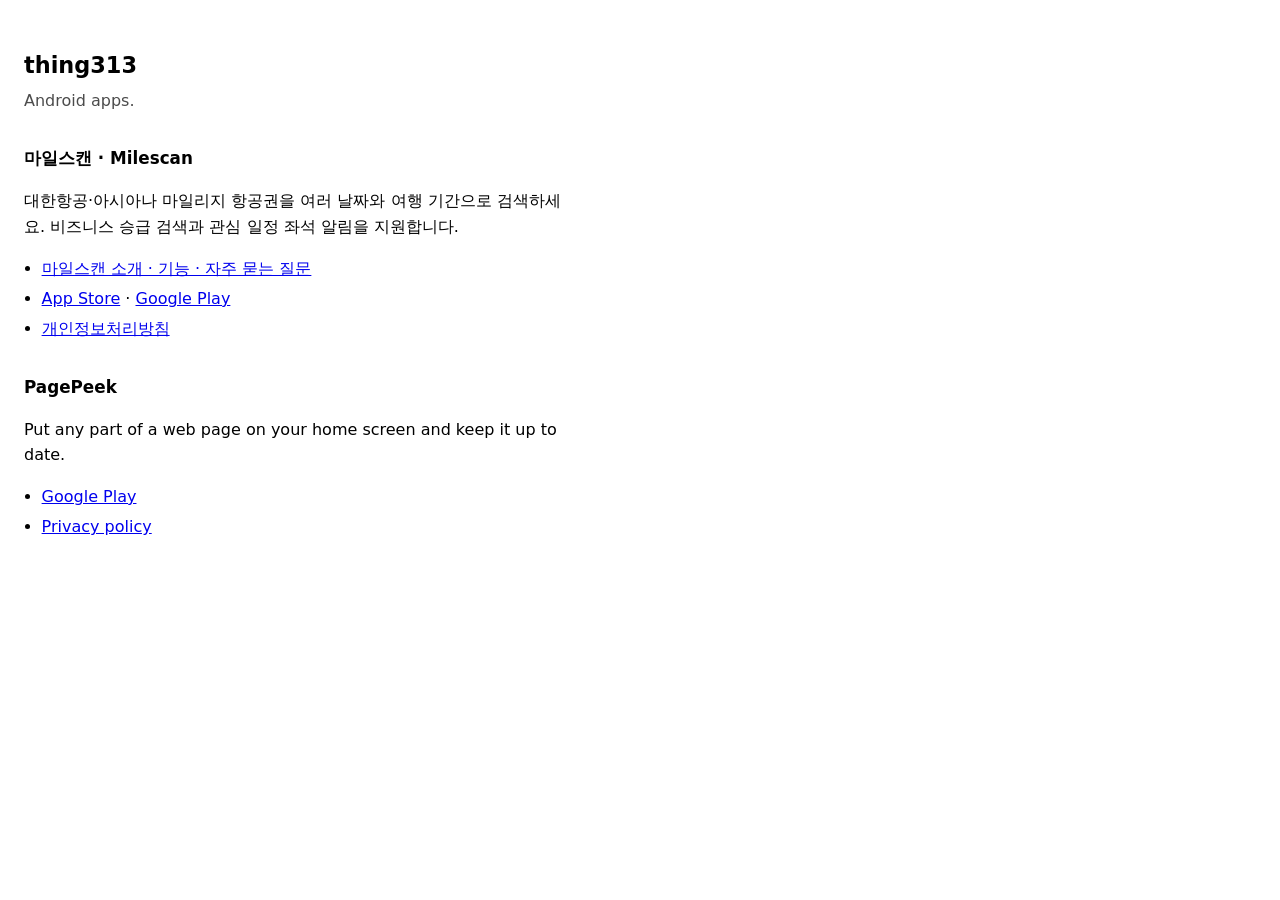
<file: index.html>
<!doctype html>
<html lang="en">
<head>
<meta charset="utf-8">
<meta name="viewport" content="width=device-width, initial-scale=1">
<title>thing313</title>
<style>
  :root { color-scheme: light dark; }
  body {
    margin: 0;
    padding: 3rem 1.5rem;
    font: 16px/1.6 system-ui, -apple-system, "Segoe UI", sans-serif;
    max-width: 34rem;
  }
  h1 { font-size: 1.4rem; margin: 0 0 .25rem; }
  p.sub { margin: 0 0 2rem; opacity: .7; }
  h2 { font-size: 1.05rem; margin: 2rem 0 .5rem; }
  ul { padding-left: 1.1rem; margin: 0; }
  li { margin: .3rem 0; }
</style>
</head>
<body>
  <h1>thing313</h1>
  <p class="sub">Android apps.</p>

  <h2>마일스캔 · Milescan</h2>
  <p lang="ko">대한항공·아시아나 마일리지 항공권을 여러 날짜와 여행 기간으로 검색하세요. 비즈니스 승급 검색과 관심 일정 좌석 알림을 지원합니다.</p>
  <ul>
    <li><a href="https://thing313.github.io/milescan/">마일스캔 소개 · 기능 · 자주 묻는 질문</a></li>
    <li><a href="https://apps.apple.com/kr/app/id6804927584">App Store</a> · <a href="https://play.google.com/store/apps/details?id=com.milekok.app">Google Play</a></li>
    <li><a href="https://thing313.github.io/milescan-privacy/">개인정보처리방침</a></li>
  </ul>

  <h2>PagePeek</h2>
  <p>Put any part of a web page on your home screen and keep it up to date.</p>
  <ul>
    <li><a href="https://play.google.com/store/apps/details?id=com.pagepeek">Google Play</a></li>
    <li><a href="https://thing313.github.io/pagepeek-privacy/">Privacy policy</a></li>
  </ul>

</body>
</html>
</file>
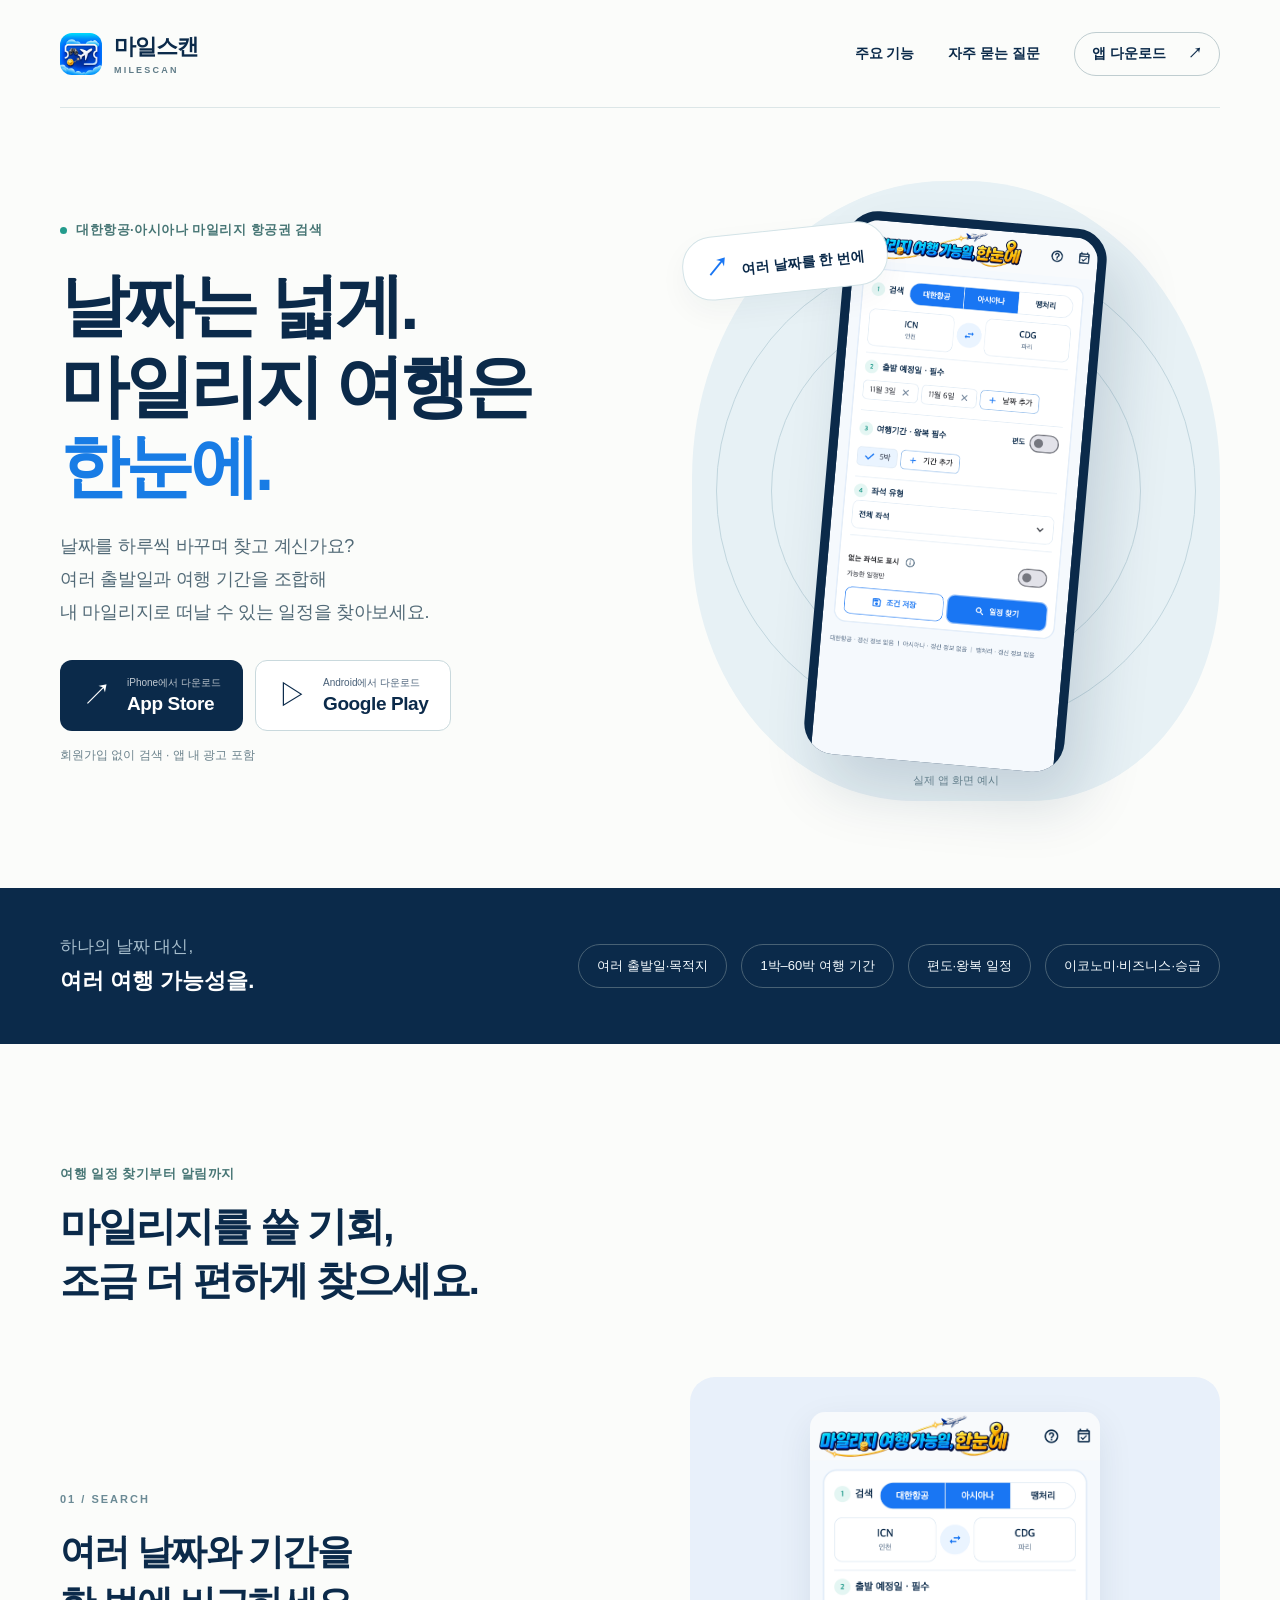
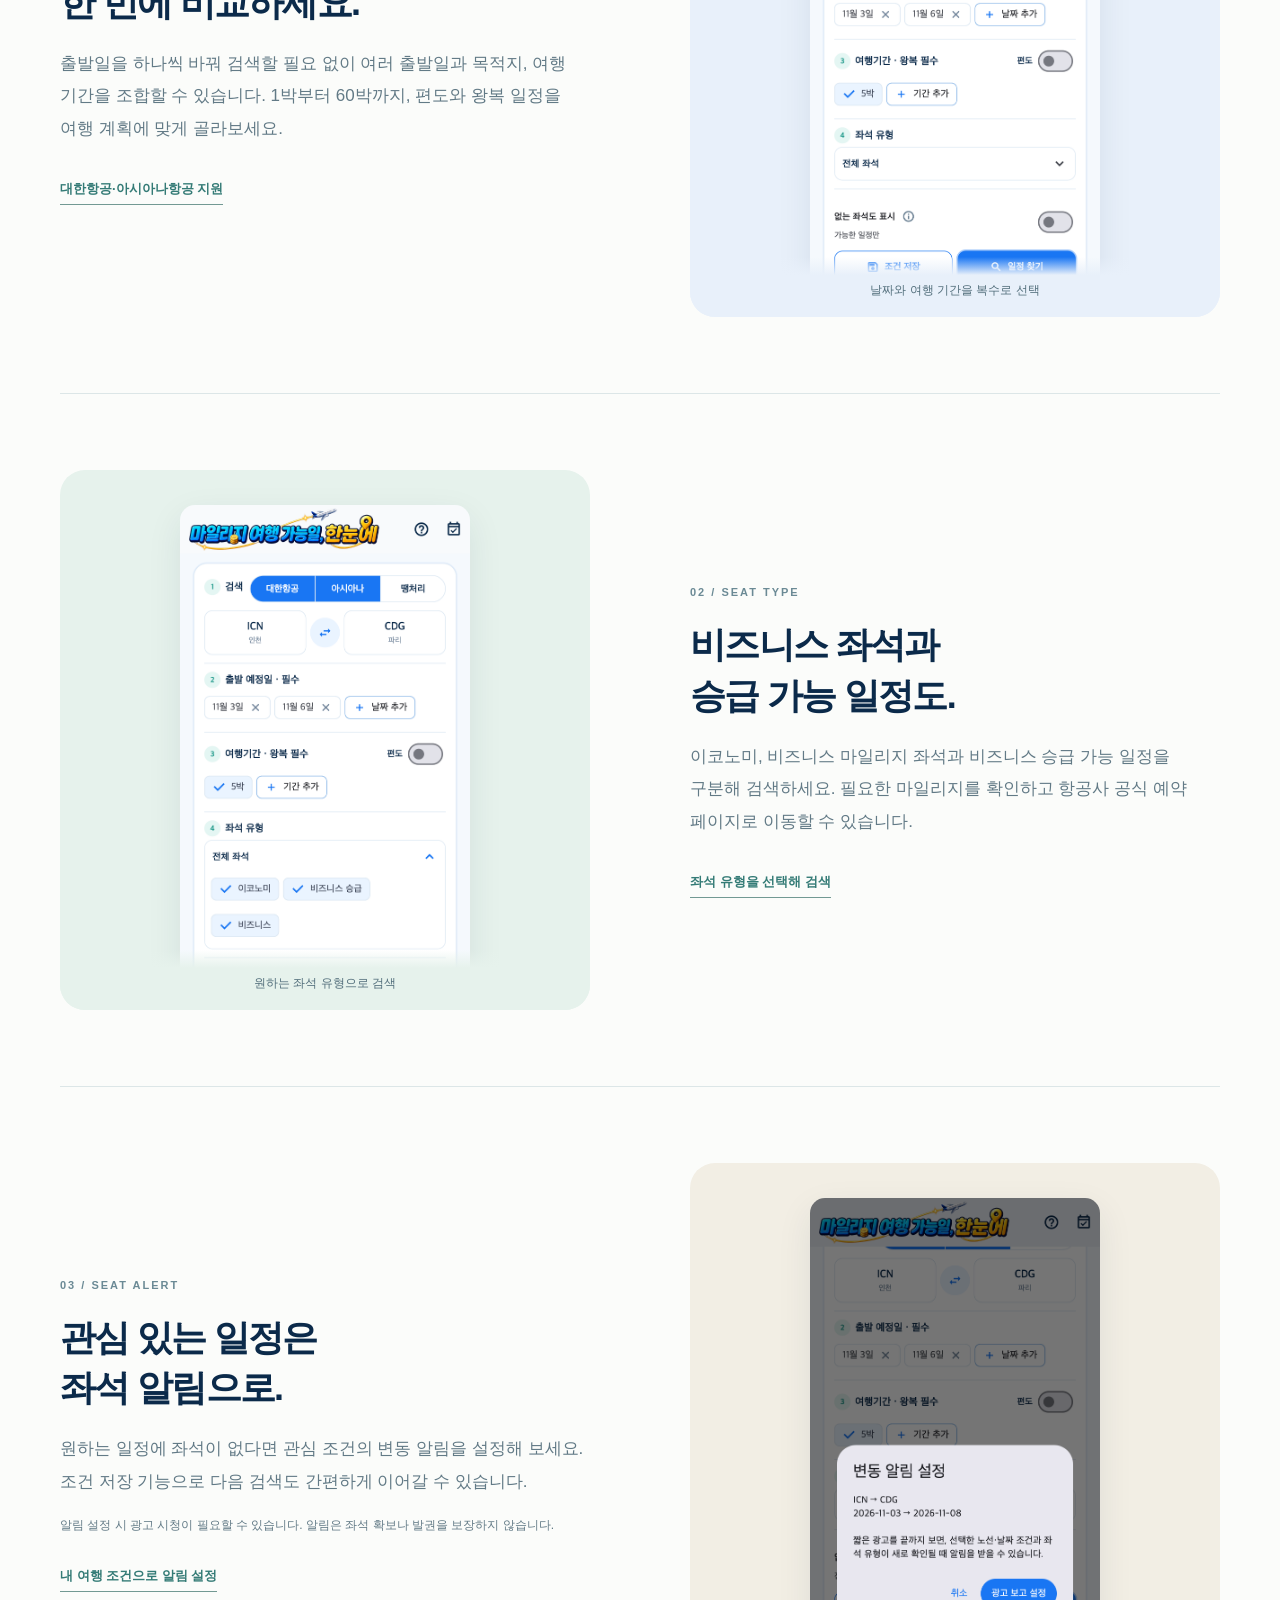
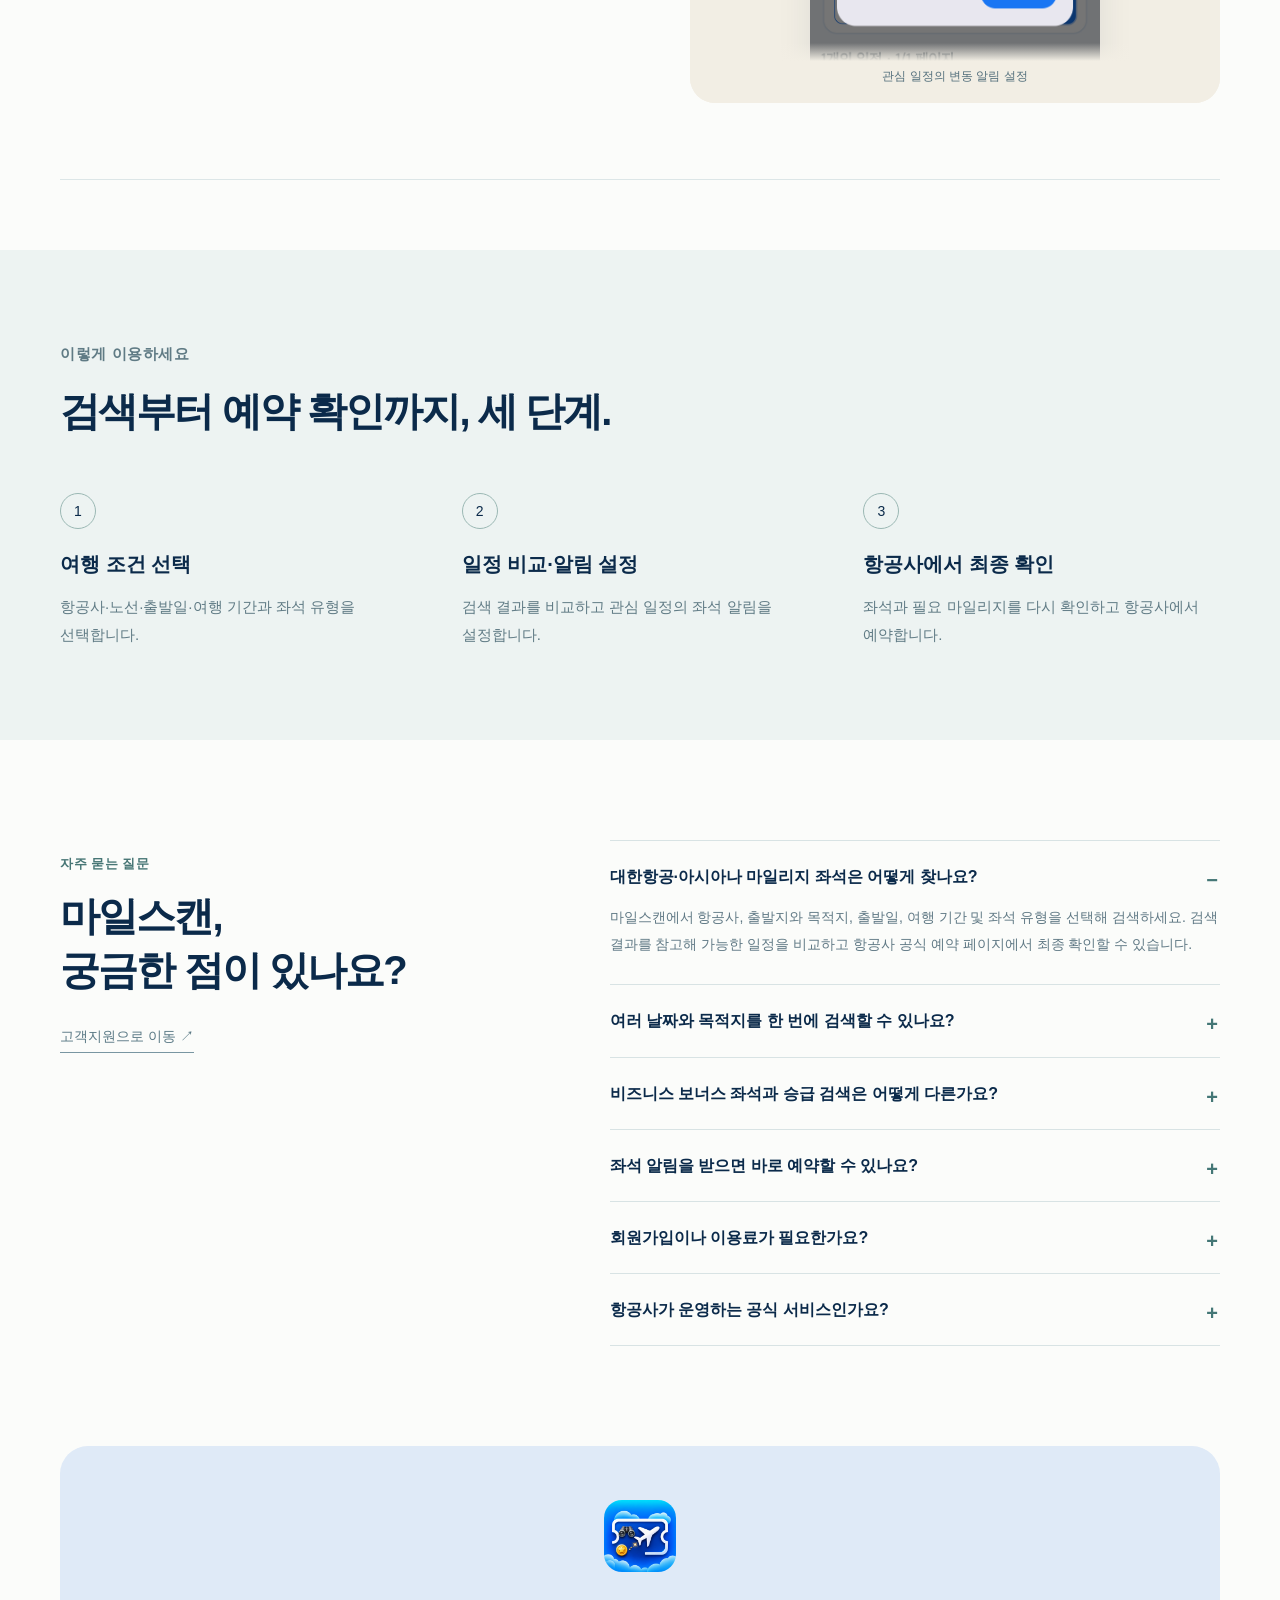
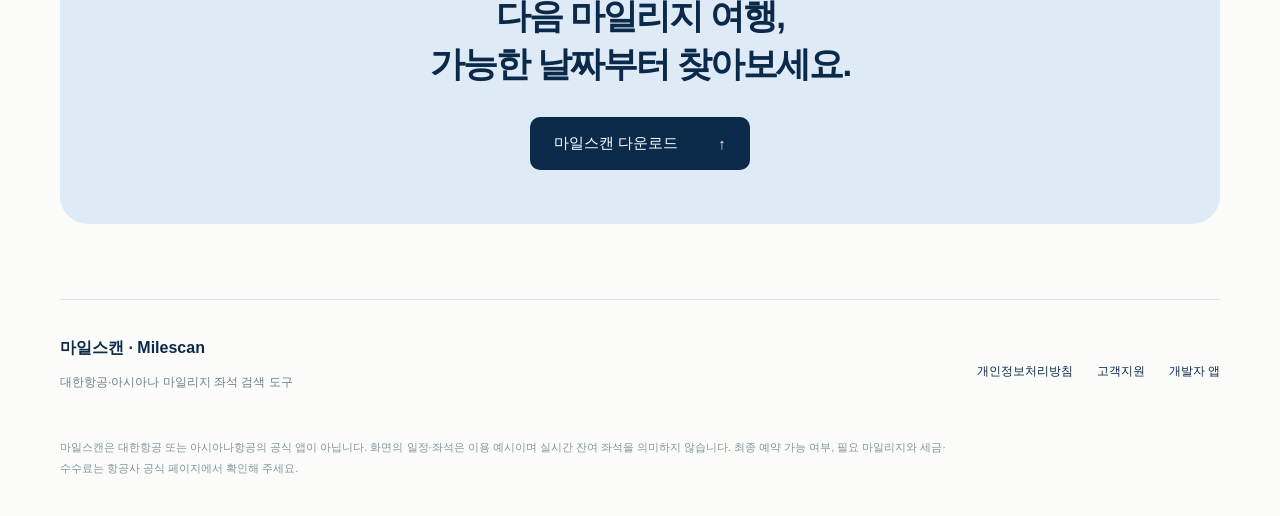
<file: milescan/index.html>
<!doctype html>
<html lang="ko">
<head>
<meta name="google-site-verification" content="n-P1rX6fL3tSgnNrP2trPi1m3uVa7nKw2qUWY2S5CFA" />
  <meta charset="utf-8">
  <meta name="viewport" content="width=device-width,initial-scale=1">
  <title>마일스캔 — 대한항공·아시아나 마일리지 항공권 검색</title>
  <meta name="description" content="대한항공·아시아나 마일리지 좌석을 여러 출발일·목적지·여행 기간으로 한 번에 검색하세요. 비즈니스 좌석·승급 가능 일정 검색과 관심 일정 좌석 알림을 지원합니다.">
  <link rel="canonical" href="https://thing313.github.io/milescan/">
  <link rel="icon" href="assets/icon.png">
  <meta name="theme-color" content="#0b2a4a">
  <meta property="og:type" content="website">
  <meta property="og:locale" content="ko_KR">
  <meta property="og:title" content="마일스캔 — 마일리지 여행 가능일, 한눈에">
  <meta property="og:description" content="대한항공·아시아나 마일리지 좌석, 여러 날짜와 비즈니스 승급까지 한 번에 검색하세요.">
  <meta property="og:url" content="https://thing313.github.io/milescan/">
  <meta property="og:image" content="https://thing313.github.io/milescan/assets/social.jpg">
  <meta name="twitter:card" content="summary_large_image">
  <link rel="stylesheet" href="style.css">
  <script type="application/ld+json">
  {"@context":"https://schema.org","@type":"SoftwareApplication","name":"마일스캔","alternateName":"Milescan","url":"https://thing313.github.io/milescan/","applicationCategory":"TravelApplication","operatingSystem":"Android, iOS","inLanguage":"ko-KR","image":"https://thing313.github.io/milescan/assets/icon.png","description":"대한항공·아시아나 마일리지 항공권의 여러 날짜·목적지·여행 기간 검색, 비즈니스 좌석·승급 가능 일정 검색 및 관심 일정 좌석 알림을 제공하는 독립적인 검색 도구입니다.","isAccessibleForFree":true,"offers":{"@type":"Offer","price":"0","priceCurrency":"KRW"},"downloadUrl":["https://play.google.com/store/apps/details?id=com.milekok.app","https://apps.apple.com/kr/app/id6804927584"],"featureList":["여러 출발일과 목적지 동시 검색","1박부터 60박까지 여행 기간 비교","이코노미·비즈니스·비즈니스 승급 검색","편도·왕복 마일리지 항공권 검색","관심 일정 좌석 알림","회원가입 없이 검색"],"softwareHelp":{"@type":"WebPage","url":"https://thing313.github.io/milescan-privacy/support.html"}}
  </script>
</head>
<body>
  <a class="skip" href="#main">본문으로 바로 가기</a>
  <header class="header wrap">
    <a class="brand" href="./" aria-label="마일스캔 홈"><img src="assets/icon.png" width="42" height="42" alt=""><span>마일스캔<small>MILESCAN</small></span></a>
    <nav aria-label="주 메뉴"><a href="#features">주요 기능</a><a href="#faq">자주 묻는 질문</a><a class="nav-cta" href="#download">앱 다운로드 <span aria-hidden="true">↗</span></a></nav>
  </header>
  <main id="main">
    <section class="hero wrap">
      <div class="hero-copy">
        <p class="eyebrow"><span class="dot"></span> 대한항공·아시아나 마일리지 항공권 검색</p>
        <h1>날짜는 넓게.<br>마일리지 여행은<br><span>한눈에.</span></h1>
        <p class="intro">날짜를 하루씩 바꾸며 찾고 계신가요?<br>여러 출발일과 여행 기간을 조합해<br>내 마일리지로 떠날 수 있는 일정을 찾아보세요.</p>
        <div class="store-links" id="download">
          <a class="store-link" href="https://apps.apple.com/app/apple-store/id6804927584?pt=128938997&amp;ct=milescan_official_web&amp;mt=8"><span class="store-symbol" aria-hidden="true">↗</span><span><small>iPhone에서 다운로드</small><strong>App Store</strong></span></a>
          <a class="store-link play" href="https://play.google.com/store/apps/details?id=com.milekok.app&amp;referrer=utm_source%3Dmilescan_official%26utm_medium%3Dwebsite%26utm_campaign%3Dorganic"><span class="store-symbol" aria-hidden="true">▷</span><span><small>Android에서 다운로드</small><strong>Google Play</strong></span></a>
        </div>
        <p class="download-note">회원가입 없이 검색 · 앱 내 광고 포함</p>
      </div>
      <div class="hero-visual">
        <div class="orbit orbit-one"></div><div class="orbit orbit-two"></div>
        <div class="flight-tag"><span aria-hidden="true">↗</span> 여러 날짜를 한 번에</div>
        <div class="phone"><img src="assets/01-multiple-dates.png" width="1290" height="3000" alt="마일스캔에서 두 출발일과 여행 기간을 선택한 실제 검색 화면" fetchpriority="high"></div>
        <span class="visual-caption">실제 앱 화면 예시</span>
      </div>
    </section>
    <section class="promise" aria-label="검색 범위"><div class="wrap promise-inner"><p>하나의 날짜 대신,<br><strong>여러 여행 가능성을.</strong></p><ul><li>여러 출발일·목적지</li><li>1박–60박 여행 기간</li><li>편도·왕복 일정</li><li>이코노미·비즈니스·승급</li></ul></div></section>
    <section id="features" class="features wrap">
      <div class="section-head"><p class="eyebrow">여행 일정 찾기부터 알림까지</p><h2>마일리지를 쓸 기회,<br>조금 더 편하게 찾으세요.</h2></div>
      <article class="feature-row">
        <div class="feature-copy"><span class="step">01 / SEARCH</span><h3>여러 날짜와 기간을<br>한 번에 비교하세요.</h3><p>출발일을 하나씩 바꿔 검색할 필요 없이 여러 출발일과 목적지, 여행 기간을 조합할 수 있습니다. 1박부터 60박까지, 편도와 왕복 일정을 여행 계획에 맞게 골라보세요.</p><span class="detail-tag">대한항공·아시아나항공 지원</span></div>
        <figure class="feature-image blue"><img src="assets/01-multiple-dates.png" width="1290" height="3000" alt="복수 출발일과 여행 기간을 지정하는 검색 화면" loading="lazy"><figcaption>날짜와 여행 기간을 복수로 선택</figcaption></figure>
      </article>
      <article class="feature-row reverse">
        <div class="feature-copy"><span class="step">02 / SEAT TYPE</span><h3>비즈니스 좌석과<br>승급 가능 일정도.</h3><p>이코노미, 비즈니스 마일리지 좌석과 비즈니스 승급 가능 일정을 구분해 검색하세요. 필요한 마일리지를 확인하고 항공사 공식 예약 페이지로 이동할 수 있습니다.</p><span class="detail-tag">좌석 유형을 선택해 검색</span></div>
        <figure class="feature-image mint"><img src="assets/02-business-upgrade.png" width="1290" height="3000" alt="이코노미·비즈니스 승급·비즈니스 좌석 유형 선택 화면" loading="lazy"><figcaption>원하는 좌석 유형으로 검색</figcaption></figure>
      </article>
      <article class="feature-row">
        <div class="feature-copy"><span class="step">03 / SEAT ALERT</span><h3>관심 있는 일정은<br>좌석 알림으로.</h3><p>원하는 일정에 좌석이 없다면 관심 조건의 변동 알림을 설정해 보세요. 조건 저장 기능으로 다음 검색도 간편하게 이어갈 수 있습니다.</p><p class="small-note">알림 설정 시 광고 시청이 필요할 수 있습니다. 알림은 좌석 확보나 발권을 보장하지 않습니다.</p><span class="detail-tag">내 여행 조건으로 알림 설정</span></div>
        <figure class="feature-image sand"><img src="assets/03-seat-alert.png" width="1290" height="3000" alt="선택한 노선·날짜·좌석 유형의 변동 알림 설정 화면" loading="lazy"><figcaption>관심 일정의 변동 알림 설정</figcaption></figure>
      </article>
    </section>
    <section class="how"><div class="wrap"><p class="eyebrow">이렇게 이용하세요</p><h2>검색부터 예약 확인까지, 세 단계.</h2><ol><li><span>1</span><h3>여행 조건 선택</h3><p>항공사·노선·출발일·여행 기간과 좌석 유형을 선택합니다.</p></li><li><span>2</span><h3>일정 비교·알림 설정</h3><p>검색 결과를 비교하고 관심 일정의 좌석 알림을 설정합니다.</p></li><li><span>3</span><h3>항공사에서 최종 확인</h3><p>좌석과 필요 마일리지를 다시 확인하고 항공사에서 예약합니다.</p></li></ol></div></section>
    <section id="faq" class="faq wrap"><div><p class="eyebrow">자주 묻는 질문</p><h2>마일스캔,<br>궁금한 점이 있나요?</h2><a class="text-link" href="https://thing313.github.io/milescan-privacy/support.html">고객지원으로 이동 ↗</a></div><div class="questions">
      <details open><summary>대한항공·아시아나 마일리지 좌석은 어떻게 찾나요?</summary><p>마일스캔에서 항공사, 출발지와 목적지, 출발일, 여행 기간 및 좌석 유형을 선택해 검색하세요. 검색 결과를 참고해 가능한 일정을 비교하고 항공사 공식 예약 페이지에서 최종 확인할 수 있습니다.</p></details>
      <details><summary>여러 날짜와 목적지를 한 번에 검색할 수 있나요?</summary><p>네. 여러 출발일과 목적지, 1박부터 60박까지의 여행 기간을 조합할 수 있습니다. 편도와 왕복 일정을 지원합니다.</p></details>
      <details><summary>비즈니스 보너스 좌석과 승급 검색은 어떻게 다른가요?</summary><p>비즈니스 보너스 좌석은 마일리지 항공권을 찾는 유형이고, 비즈니스 승급은 승급 가능 일정을 찾는 유형입니다. 승급 가능한 유상 항공권의 운임 조건과 필요 마일리지는 항공사 공식 안내에서 확인해 주세요.</p></details>
      <details><summary>좌석 알림을 받으면 바로 예약할 수 있나요?</summary><p>알림은 관심 조건에 맞는 좌석 변동을 확인하는 데 도움을 주며 좌석을 확보하거나 예약하지 않습니다. 확인 시점에 좌석이 달라질 수 있으므로 항공사 공식 페이지에서 잔여 좌석과 발권 조건을 확인해 주세요.</p></details>
      <details><summary>회원가입이나 이용료가 필요한가요?</summary><p>회원가입이나 로그인 없이 검색할 수 있습니다. 앱은 무료로 다운로드할 수 있고 앱 내 광고가 포함되어 있습니다. 관심 일정의 알림 설정 과정에서 광고 시청이 필요할 수 있습니다.</p></details>
      <details><summary>항공사가 운영하는 공식 서비스인가요?</summary><p>아닙니다. 마일스캔(Milescan)은 대한항공 또는 아시아나항공의 공식 앱이 아닌 독립적인 검색 도구입니다. 항공권을 직접 판매·예약·결제하지 않습니다.</p></details>
    </div></section>
    <section class="last-cta wrap"><img src="assets/icon.png" width="72" height="72" alt=""><h2>다음 마일리지 여행,<br>가능한 날짜부터 찾아보세요.</h2><a class="button" href="#download">마일스캔 다운로드 <span aria-hidden="true">↑</span></a></section>
  </main>
  <footer class="wrap"><div><strong>마일스캔 · Milescan</strong><p>대한항공·아시아나 마일리지 좌석 검색 도구</p></div><nav aria-label="이용 안내"><a href="https://thing313.github.io/milescan-privacy/">개인정보처리방침</a><a href="https://thing313.github.io/milescan-privacy/support.html">고객지원</a><a href="../">개발자 앱</a></nav><p class="disclaimer">마일스캔은 대한항공 또는 아시아나항공의 공식 앱이 아닙니다. 화면의 일정·좌석은 이용 예시이며 실시간 잔여 좌석을 의미하지 않습니다. 최종 예약 가능 여부, 필요 마일리지와 세금·수수료는 항공사 공식 페이지에서 확인해 주세요.</p></footer>
</body>
</html>
</file>
<file: milescan/style.css>
*{box-sizing:border-box}html{scroll-behavior:smooth;scroll-padding-top:24px}body{margin:0;background:#fbfcfa;color:#0b2a4a;font-family:-apple-system,BlinkMacSystemFont,"Apple SD Gothic Neo","Noto Sans KR",sans-serif;word-break:keep-all;-webkit-font-smoothing:antialiased}a{color:inherit;text-decoration:none}button,a,summary{-webkit-tap-highlight-color:transparent}a:focus-visible,summary:focus-visible{outline:3px solid #1976f3;outline-offset:6px}img{display:block;max-width:100%;height:auto}.wrap{width:min(1160px,calc(100% - 64px));margin-inline:auto}.skip{position:absolute;top:-80px;left:20px;z-index:10;background:white;padding:14px}.skip:focus{top:10px}.header{display:flex;align-items:center;justify-content:space-between;min-height:108px;border-bottom:1px solid #dce6e7}.brand{display:flex;align-items:center;gap:12px;font-size:22px;font-weight:850;letter-spacing:-1px}.brand img{border-radius:12px}.brand small{display:block;font-size:9px;letter-spacing:2.2px;margin-top:3px;color:#607c88}.header nav{display:flex;align-items:center;gap:34px;font-size:14px;font-weight:650}.nav-cta{border:1px solid #bfcdd0;padding:12px 17px;border-radius:30px}.nav-cta span{padding-left:18px}.hero{min-height:780px;display:grid;grid-template-columns:1.12fr 1fr;gap:40px;align-items:center;padding-block:66px 80px}.eyebrow{font-size:13px;font-weight:750;letter-spacing:.04em;color:#477675;line-height:1.7}.hero .eyebrow{display:flex;align-items:center;gap:9px}.dot{width:7px;height:7px;flex-shrink:0;background:#239b8c;border-radius:100%}h1{font-size:clamp(48px,5.4vw,76px);letter-spacing:-4px;line-height:1.16;font-weight:850;margin:24px 0}h1 span{color:#187ce5}.intro{font-size:18px;line-height:1.85;color:#526a77;letter-spacing:-.3px}.store-links{display:flex;gap:12px;margin-top:30px;flex-wrap:wrap}.store-link{display:flex;align-items:center;gap:15px;padding:14px 22px;background:#0b2a4a;color:#fff;border-radius:12px;min-width:183px;transition:transform .15s}.store-link:hover,.button:hover{transform:translateY(-3px)}.store-link.play{background:#fff;color:#0b2a4a;border:1px solid #c9d9dd}.store-symbol{font-size:30px}.store-link small{display:block;font-size:10px;font-weight:500;opacity:.75}.store-link strong{display:block;font-size:19px;margin-top:3px;letter-spacing:-.4px}.download-note{font-size:12px;color:#6a818b;margin-top:16px}.hero-visual{height:620px;position:relative;display:grid;place-items:center;background:#e7f1f5;border-radius:48% 48% 36% 42%;isolation:isolate}.phone{width:261px;height:545px;padding:9px;overflow:hidden;border-radius:31px;background:#0b2a4a;box-shadow:20px 32px 60px #0b2a4a28;transform:rotate(5deg);z-index:1}.phone img{width:100%;border-radius:23px}.orbit{position:absolute;border:1px solid #c1d6de;border-radius:50%;width:480px;height:480px;z-index:-1}.orbit-two{width:370px;height:370px}.flight-tag{position:absolute;z-index:2;top:48px;left:-10px;background:white;border:1px solid #d3e3e7;border-radius:30px;padding:15px 22px;box-shadow:0 12px 30px #0b2a4a0b;font-size:14px;font-weight:700;transform:rotate(-6deg)}.flight-tag span{color:#1976f3;font-size:24px;margin-right:8px}.visual-caption{position:absolute;bottom:13px;font-size:11px;color:#6e8994}.promise{background:#0b2a4a;color:#f6fcff;padding:40px 0}.promise-inner{display:flex;justify-content:space-between;align-items:center;gap:40px}.promise p{margin:0;font-size:17px;line-height:1.7;color:#a6bdcc}.promise strong{color:#fff;font-size:22px}.promise ul{display:flex;gap:14px;list-style:none;padding:0;flex-wrap:wrap;justify-content:flex-end}.promise li{border:1px solid #486174;border-radius:30px;padding:12px 18px;font-size:13px}.features{padding-block:106px 70px}.section-head h2,.how h2,.faq h2,.last-cta h2{font-size:40px;letter-spacing:-1.9px;line-height:1.35;margin:14px 0 30px}.section-head{margin-bottom:70px}.feature-row{display:grid;grid-template-columns:1fr 1fr;gap:100px;align-items:center;padding-bottom:76px;margin-bottom:76px;border-bottom:1px solid #dce6e7}.feature-row:last-child{margin-bottom:0}.feature-row.reverse .feature-copy{order:2}.feature-copy .step{font-size:11px;letter-spacing:2px;color:#6b8a95;font-weight:750}.feature-copy h3{font-size:36px;letter-spacing:-1.7px;line-height:1.4;margin:20px 0}.feature-copy p{font-size:17px;line-height:1.9;color:#627a86}.feature-copy .small-note{font-size:12px;line-height:1.8}.detail-tag{display:inline-block;margin-top:18px;border-bottom:1px solid #729993;padding-bottom:6px;color:#347b76;font-size:13px;font-weight:700}.feature-image{height:540px;margin:0;border-radius:25px;overflow:hidden;position:relative;padding:35px 50px 0;display:flex;justify-content:center}.feature-image img{width:290px;object-fit:cover;object-position:top;align-self:flex-start;border-radius:15px;box-shadow:0 12px 35px #0b2a4a16}.feature-image.blue{background:#e8f0fa}.feature-image.mint{background:#e6f2ec}.feature-image.sand{background:#f2eee4}.feature-image figcaption{position:absolute;bottom:0;left:0;width:100%;padding:25px 15px 18px;background:linear-gradient(transparent,#e8f0fa 30%);text-align:center;font-size:12px;color:#526e7b}.feature-image.mint figcaption{background:linear-gradient(transparent,#e6f2ec 30%)}.feature-image.sand figcaption{background:linear-gradient(transparent,#f2eee4 30%)}.how{background:#edf3f2;padding-block:75px}.how ol{display:grid;grid-template-columns:repeat(3,1fr);gap:45px;list-style:none;padding:25px 0 0;margin:0}.how li>span{display:grid;place-items:center;width:36px;height:36px;border:1px solid #9bb8b4;border-radius:50%;font-size:14px}.how h3{font-size:20px;margin:22px 0 13px}.how p{font-size:15px;line-height:1.9;color:#607b85}.faq{display:grid;grid-template-columns:1fr 1.3fr;gap:80px;padding-block:100px}.text-link{display:inline-block;border-bottom:1px solid #7996a2;padding-bottom:6px;font-size:14px;color:#597884}.questions details{padding:22px 0;border-bottom:1px solid #d8e3e4}.questions details:first-child{border-top:1px solid #d8e3e4}.questions summary{cursor:pointer;font-size:16px;line-height:1.7;font-weight:700;list-style:none;padding-right:25px;position:relative}.questions summary:after{content:"+";position:absolute;right:2px;color:#447776;font-size:20px}.questions details[open] summary:after{content:"−"}.questions p{font-size:14px;line-height:1.95;color:#607985;margin-bottom:4px}.last-cta{background:#dfeaf7;border-radius:28px;text-align:center;padding:54px 25px;margin-block:0 75px}.last-cta img{margin-inline:auto;border-radius:18px;margin-bottom:20px}.last-cta h2{font-size:35px}.button{display:inline-flex;gap:40px;align-items:center;background:#0b2a4a;color:white;padding:17px 24px;border-radius:10px;font-size:15px;transition:transform .15s}footer{border-top:1px solid #dce6e7;display:flex;justify-content:space-between;gap:20px;flex-wrap:wrap;padding-block:38px}footer strong{font-size:16px}footer p{font-size:12px;line-height:1.9;color:#6a818b}footer nav{display:flex;gap:24px;font-size:12px;align-items:center}footer .disclaimer{width:100%;max-width:900px;margin-bottom:0;font-size:11px;color:#81959c}
@media(max-width:900px){.hero{gap:20px}.hero-visual{height:530px}.phone{width:230px;height:482px}.orbit{width:360px;height:360px}.orbit-two{width:270px;height:270px}.flight-tag{left:-10px;top:10px;font-size:12px}.feature-row{gap:45px}.promise-inner{align-items:flex-start}.promise ul{max-width:420px}.feature-image{padding-inline:25px}.faq{gap:35px}.header nav{gap:20px}}
@media(max-width:640px){.wrap{width:calc(100% - 40px)}.header{min-height:84px}.brand{font-size:19px;gap:9px}.brand img{width:35px;height:35px}.brand small{font-size:8px}.header nav>a:not(.nav-cta){display:none}.nav-cta{padding:9px 12px;font-size:11px}.nav-cta span{padding-left:10px}.hero{grid-template-columns:1fr;gap:50px;padding-block:40px 45px;min-height:auto}.hero .eyebrow{font-size:11px}h1{font-size:56px;letter-spacing:-3.2px}.intro{font-size:16px}.store-links{gap:10px}.store-link{min-width:0;padding:12px 15px;gap:10px;flex:1}.store-link strong{font-size:17px}.store-link small{font-size:9px}.store-symbol{font-size:24px}.hero-visual{height:525px;width:100%;max-width:440px;margin:auto}.phone{width:222px;height:475px}.flight-tag{left:5px;top:20px}.orbit{width:100%;height:360px}.orbit-two{width:75%;height:280px}.promise{padding-block:30px}.promise-inner{display:block}.promise p{font-size:15px}.promise strong{font-size:20px}.promise ul{justify-content:flex-start;gap:8px;margin:22px 0 0}.promise li{font-size:11px;padding:9px 12px}.features{padding-block:65px 25px}.section-head{margin-bottom:45px}.section-head h2,.how h2,.faq h2{font-size:31px;letter-spacing:-1.4px}.feature-row{grid-template-columns:1fr;gap:30px;margin-bottom:40px;padding-bottom:40px}.feature-row.reverse .feature-copy{order:0}.feature-copy h3{font-size:30px;margin-top:15px}.feature-copy p{font-size:15px}.detail-tag{margin-top:8px;font-size:12px}.feature-image{height:470px;padding-top:27px}.feature-image img{width:270px}.how{padding-block:50px}.how ol{grid-template-columns:1fr;gap:24px}.how li{display:grid;grid-template-columns:36px 1fr;column-gap:16px;align-items:start}.how h3{margin:6px 0 0;font-size:18px}.how p{grid-column:2;margin:7px 0 0;font-size:14px}.faq{grid-template-columns:1fr;gap:30px;padding-block:65px}.faq h2{margin-bottom:22px}.questions summary{font-size:14px}.questions p{font-size:13px}.last-cta{padding:40px 20px;margin-bottom:45px}.last-cta h2{font-size:27px;letter-spacing:-1.2px}footer{padding-block:28px}footer nav{gap:17px;flex-wrap:wrap}footer .disclaimer{font-size:10px}}
@media(prefers-reduced-motion:reduce){html{scroll-behavior:auto}a{transition:none!important}}
</file>
